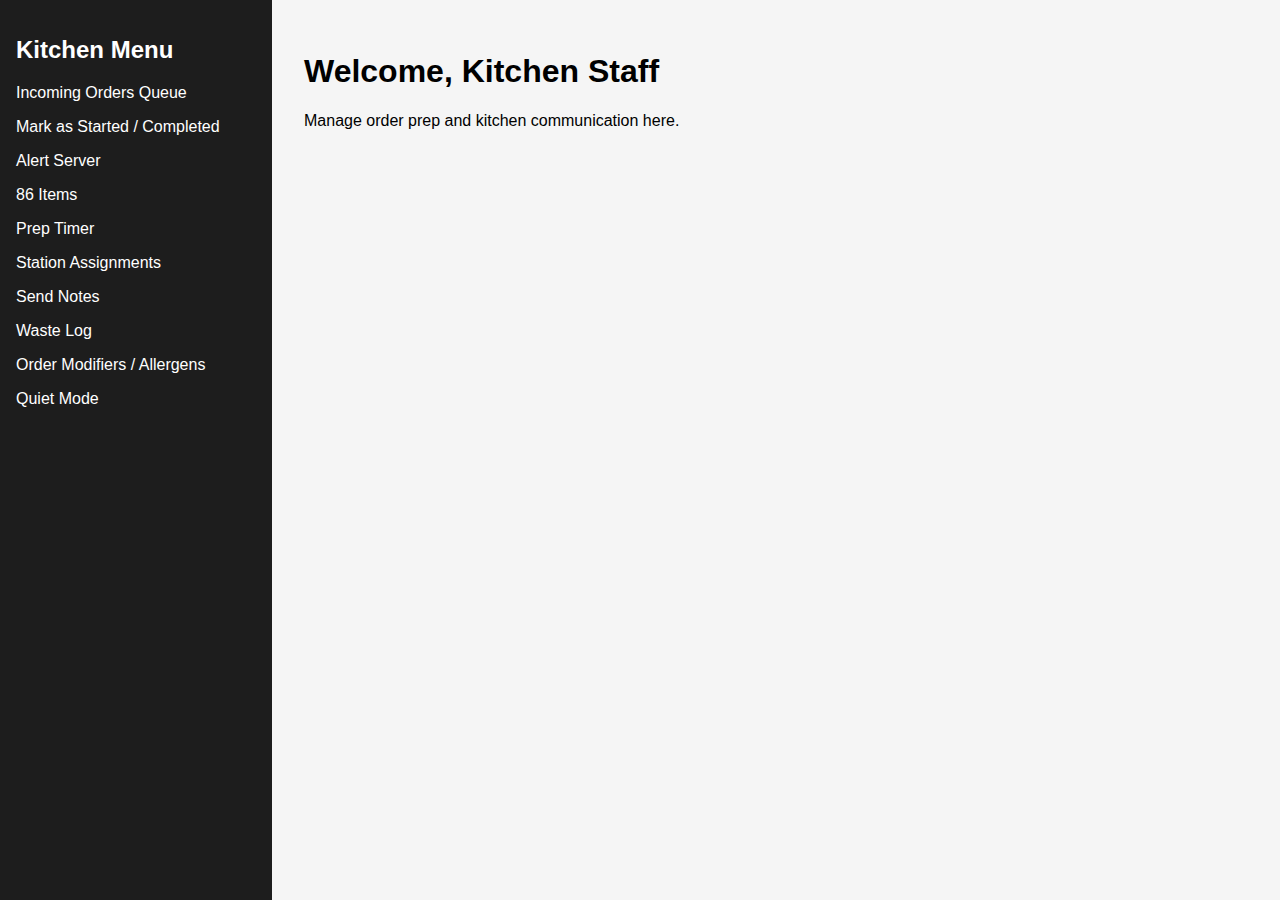
<file: kitchen/index.html>
<!DOCTYPE html>
<html lang="en">
<head>
  <meta charset="UTF-8" />
  <meta name="viewport" content="width=device-width, initial-scale=1.0" />
  <title>Kitchen Dashboard</title>
  <style>
    body { font-family: sans-serif; display: flex; margin: 0; height: 100vh; }
    nav { width: 240px; background-color: #1d1d1d; color: white; padding: 1rem; }
    nav ul { list-style: none; padding: 0; }
    nav ul li { margin: 1rem 0; cursor: pointer; }
    main { flex-grow: 1; padding: 2rem; background-color: #f5f5f5; }
  </style>
</head>
<body>
  <nav>
    <h2>Kitchen Menu</h2>
    <ul>
      <li>Incoming Orders Queue</li>
      <li>Mark as Started / Completed</li>
      <li>Alert Server</li>
      <li>86 Items</li>
      <li>Prep Timer</li>
      <li>Station Assignments</li>
      <li>Send Notes</li>
      <li>Waste Log</li>
      <li>Order Modifiers / Allergens</li>
      <li>Quiet Mode</li>
    </ul>
  </nav>
  <main>
    <h1>Welcome, Kitchen Staff</h1>
    <p>Manage order prep and kitchen communication here.</p>
  </main>
</body>
</html>
</file>
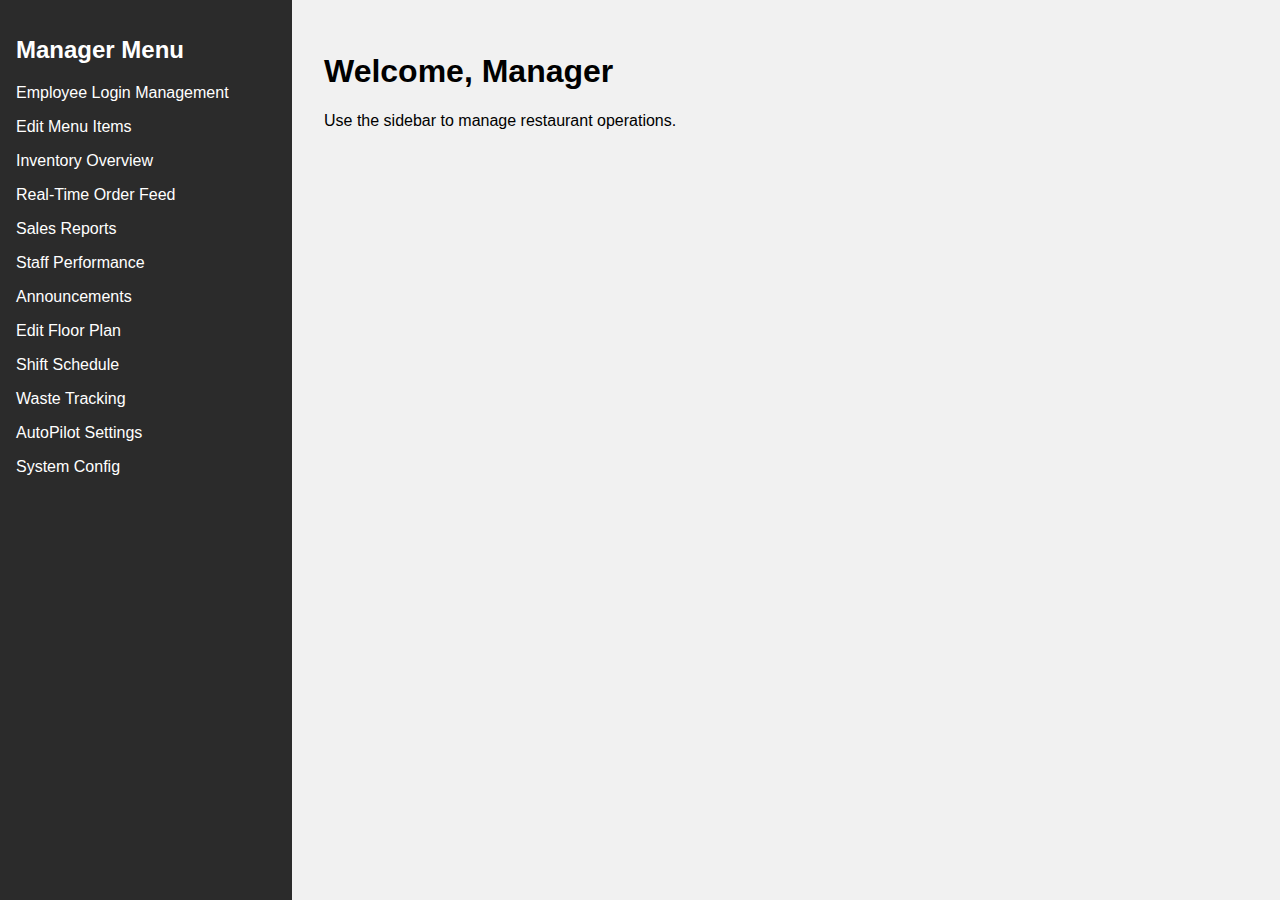
<file: manager/index.html>
<!DOCTYPE html>
<html lang="en">
<head>
  <meta charset="UTF-8" />
  <meta name="viewport" content="width=device-width, initial-scale=1.0" />
  <title>Manager Dashboard</title>
  <style>
    body { font-family: sans-serif; display: flex; margin: 0; height: 100vh; }
    nav { width: 260px; background-color: #2b2b2b; color: white; padding: 1rem; }
    nav ul { list-style: none; padding: 0; }
    nav ul li { margin: 1rem 0; cursor: pointer; }
    main { flex-grow: 1; padding: 2rem; background-color: #f1f1f1; }
  </style>
</head>
<body>
  <nav>
    <h2>Manager Menu</h2>
    <ul>
      <li>Employee Login Management</li>
      <li>Edit Menu Items</li>
      <li>Inventory Overview</li>
      <li>Real-Time Order Feed</li>
      <li>Sales Reports</li>
      <li>Staff Performance</li>
      <li>Announcements</li>
      <li>Edit Floor Plan</li>
      <li>Shift Schedule</li>
      <li>Waste Tracking</li>
      <li>AutoPilot Settings</li>
      <li>System Config</li>
    </ul>
  </nav>
  <main>
    <h1>Welcome, Manager</h1>
    <p>Use the sidebar to manage restaurant operations.</p>
  </main>
</body>
</html>
</file>
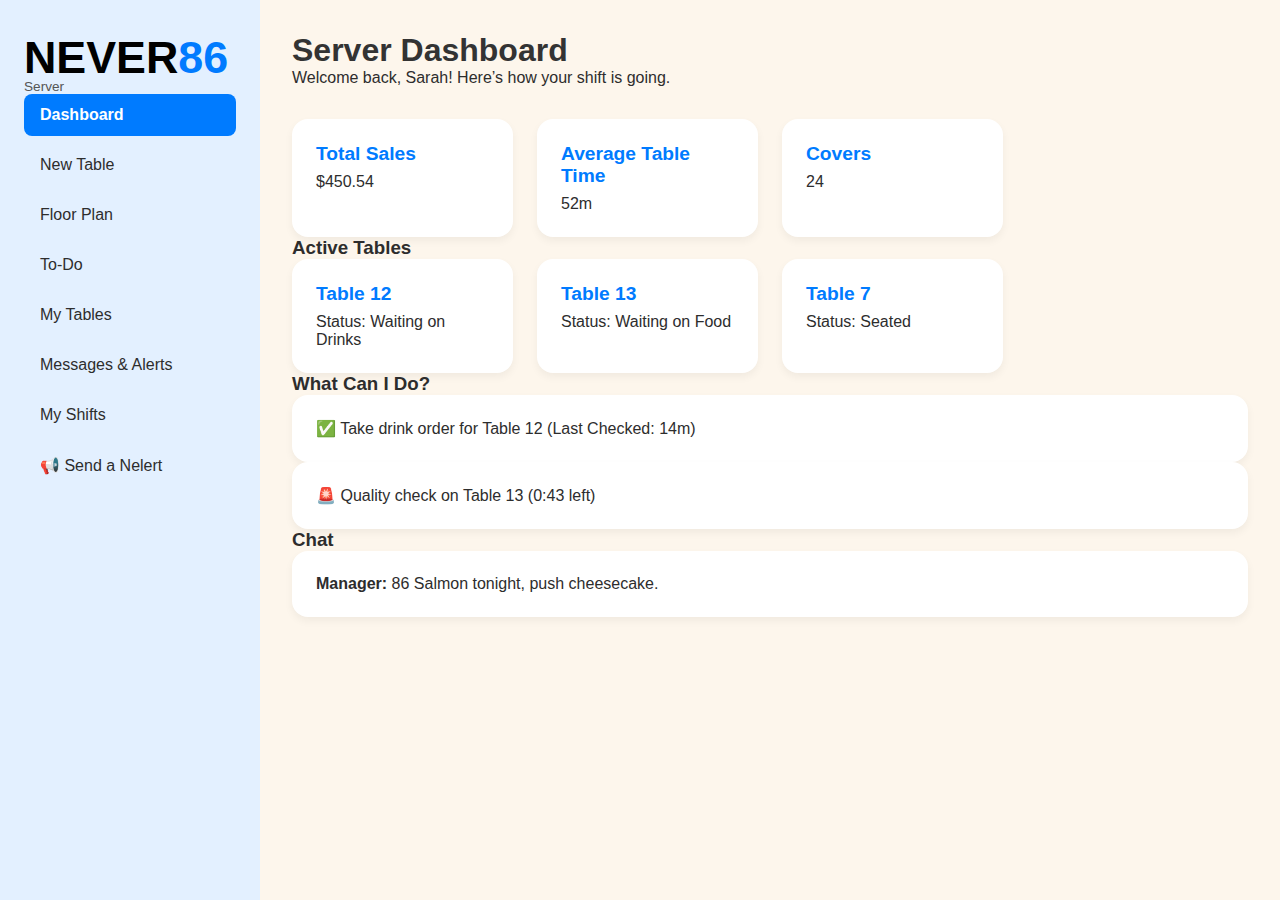
<file: server/index.html>
<!DOCTYPE html>
<html lang="en">
<head>
  <meta charset="UTF-8" />
  <meta name="viewport" content="width=device-width, initial-scale=1.0" />
  <title>NEVER86 Server Dashboard</title>
  <link rel="stylesheet" href="style.css" />
</head>
<body>
  <!-- Sidebar -->
  <div class="sidebar">
  <div class="logo">
    <span class="logo-never">NEVER</span><span class="logo-86">86</span>
  </div>
  <div class="role-label">Server</div>
  <nav>
    <a href="index.html" class="active">Dashboard</a>
    <a href="new_table.html">New Table</a>
    <a href="floorplan.html">Floor Plan</a>
    <a href="todo.html">To-Do</a>
    <a href="current_tables.html">My Tables</a>
    <a href="messages.html">Messages & Alerts</a>
    <a href="my_shifts.html">My Shifts</a>
    <a href="send_nelert.html">📢 Send a Nelert</a>
  </nav>
</div>


  <!-- Main Content -->
  <main>
    <header>
      <h2>Server Dashboard</h2>
      <p>Welcome back, Sarah! Here’s how your shift is going.</p>
    </header>

    <!-- Shift Summary -->
    <section class="grid">
      <div class="card">
        <h3>Total Sales</h3>
        <p>$450.54</p>
      </div>
      <div class="card">
        <h3>Average Table Time</h3>
        <p>52m</p>
      </div>
      <div class="card">
        <h3>Covers</h3>
        <p>24</p>
      </div>
    </section>

    <!-- Active Tables -->
    <section>
      <h3>Active Tables</h3>
      <div class="grid">
        <div class="card">
          <h3>Table 12</h3>
          <p>Status: Waiting on Drinks</p>
        </div>
        <div class="card">
          <h3>Table 13</h3>
          <p>Status: Waiting on Food</p>
        </div>
        <div class="card">
          <h3>Table 7</h3>
          <p>Status: Seated</p>
        </div>
      </div>
    </section>

    <!-- To-Do Flow -->
    <section>
      <h3>What Can I Do?</h3>
      <div class="card">
        <p>✅ Take drink order for Table 12 (Last Checked: 14m)</p>
      </div>
      <div class="card">
        <p>🚨 Quality check on Table 13 (0:43 left)</p>
      </div>
    </section>

    <!-- Chat -->
    <section>
      <h3>Chat</h3>
      <div class="card">
        <p><strong>Manager:</strong> 86 Salmon tonight, push cheesecake.</p>
      </div>
    </section>

  </main>
</body>
</html>
</file>
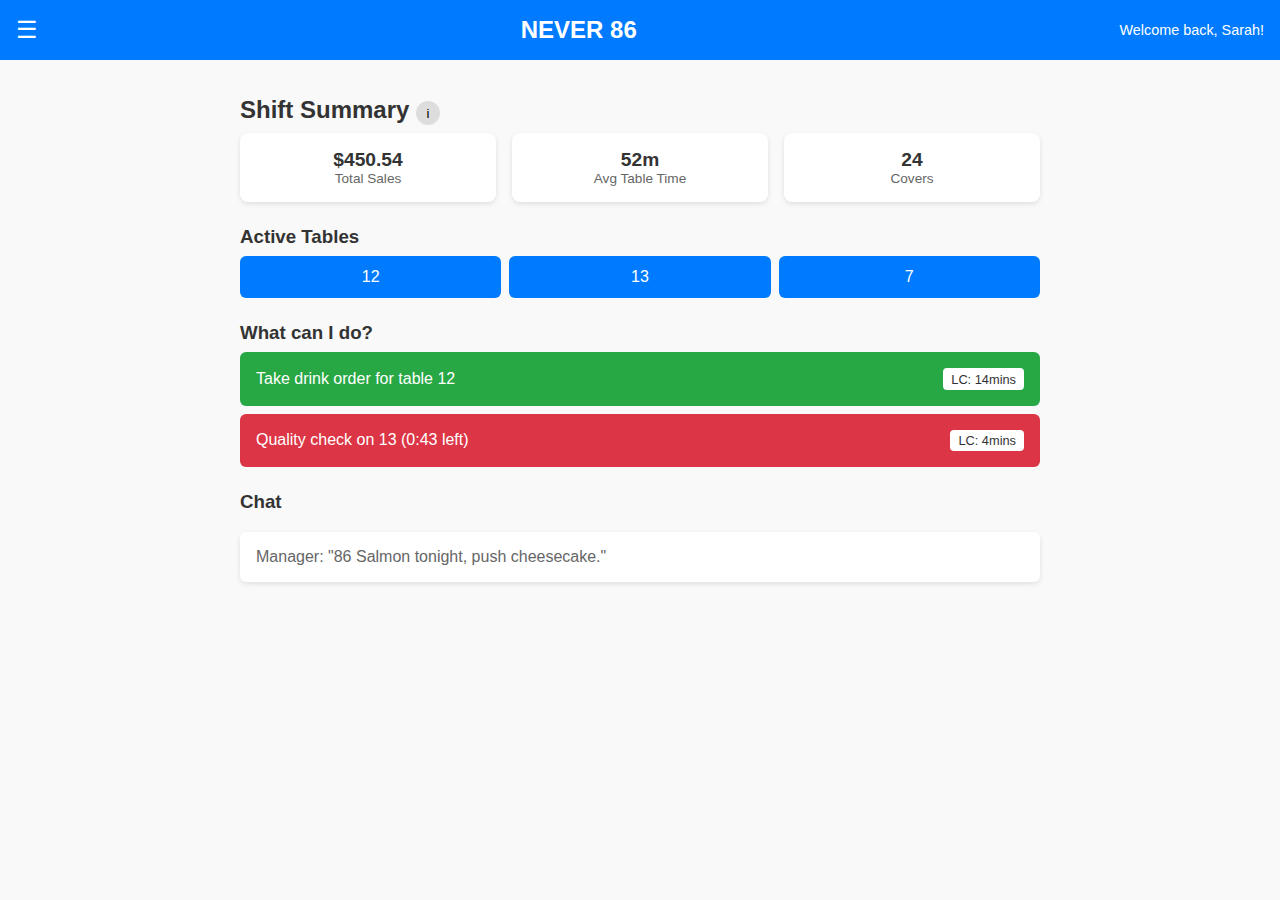
<file: test.html>
<!DOCTYPE html>
<html lang="en">
<head>
  <meta charset="UTF-8" />
  <meta name="viewport" content="width=device-width, initial-scale=1.0" />
  <title>NEVER86 Server Dashboard</title>
</head>
<body style="margin:0; font-family: Arial, sans-serif; background:#f9f9f9; color:#333;">

  <!-- Header -->
  <header style="background:#007bff; color:white; display:flex; align-items:center; justify-content:space-between; padding:1rem;">
    <div style="font-size:1.5rem; cursor:pointer;">&#9776;</div>
    <div style="font-weight:bold; font-size:1.5rem;">NEVER <span style="color:#fff;">86</span></div>
    <div style="font-size:0.9rem;">Welcome back, Sarah!</div>
  </header>

  <!-- Container -->
  <div style="padding:1rem; max-width:800px; margin:auto;">
    
    <!-- Shift Summary -->
    <section style="margin-bottom:1.5rem;">
      <h2 style="margin-bottom:0.5rem;">Shift Summary <button style="background:#ddd; border:none; border-radius:50%; width:1.5rem; height:1.5rem; cursor:pointer;">i</button></h2>
      <div style="display:flex; justify-content:space-between; gap:1rem;">
        <div style="flex:1; text-align:center; background:white; padding:1rem; border-radius:8px; box-shadow:0 2px 5px rgba(0,0,0,0.1);">
          <div style="font-size:1.2rem; font-weight:bold;">$450.54</div>
          <div style="color:#666; font-size:0.85rem;">Total Sales</div>
        </div>
        <div style="flex:1; text-align:center; background:white; padding:1rem; border-radius:8px; box-shadow:0 2px 5px rgba(0,0,0,0.1);">
          <div style="font-size:1.2rem; font-weight:bold;">52m</div>
          <div style="color:#666; font-size:0.85rem;">Avg Table Time</div>
        </div>
        <div style="flex:1; text-align:center; background:white; padding:1rem; border-radius:8px; box-shadow:0 2px 5px rgba(0,0,0,0.1);">
          <div style="font-size:1.2rem; font-weight:bold;">24</div>
          <div style="color:#666; font-size:0.85rem;">Covers</div>
        </div>
      </div>
    </section>

    <!-- Active Tables -->
    <section style="margin-bottom:1.5rem;">
      <h3 style="margin-bottom:0.5rem;">Active Tables</h3>
      <div style="display:flex; flex-wrap:wrap; gap:0.5rem;">
        <button style="flex:1 1 30%; background:#007bff; color:white; border:none; border-radius:6px; padding:0.75rem; cursor:pointer; font-size:1rem;">12</button>
        <button style="flex:1 1 30%; background:#007bff; color:white; border:none; border-radius:6px; padding:0.75rem; cursor:pointer; font-size:1rem;">13</button>
        <button style="flex:1 1 30%; background:#007bff; color:white; border:none; border-radius:6px; padding:0.75rem; cursor:pointer; font-size:1rem;">7</button>
      </div>
    </section>

    <!-- To-Do Flow -->
    <section style="margin-bottom:1.5rem;">
      <h3 style="margin-bottom:0.5rem;">What can I do?</h3>
      <div style="background:#28a745; color:white; border-radius:6px; padding:1rem; margin-bottom:0.5rem; display:flex; justify-content:space-between; align-items:center;">
        <span>Take drink order for table 12</span>
        <span style="background:white; color:#333; border-radius:4px; padding:0.2rem 0.5rem; font-size:0.8rem;">LC: 14mins</span>
      </div>
      <div style="background:#dc3545; color:white; border-radius:6px; padding:1rem; display:flex; justify-content:space-between; align-items:center;">
        <span>Quality check on 13 (0:43 left)</span>
        <span style="background:white; color:#333; border-radius:4px; padding:0.2rem 0.5rem; font-size:0.8rem;">LC: 4mins</span>
      </div>
    </section>

    <!-- Chat -->
    <section>
      <h3>Chat</h3>
      <div style="background:white; border-radius:6px; padding:1rem; box-shadow:0 2px 5px rgba(0,0,0,0.1); color:#666;">
        Manager: "86 Salmon tonight, push cheesecake."
      </div>
    </section>

  </div>
</body>
</html>
</file>
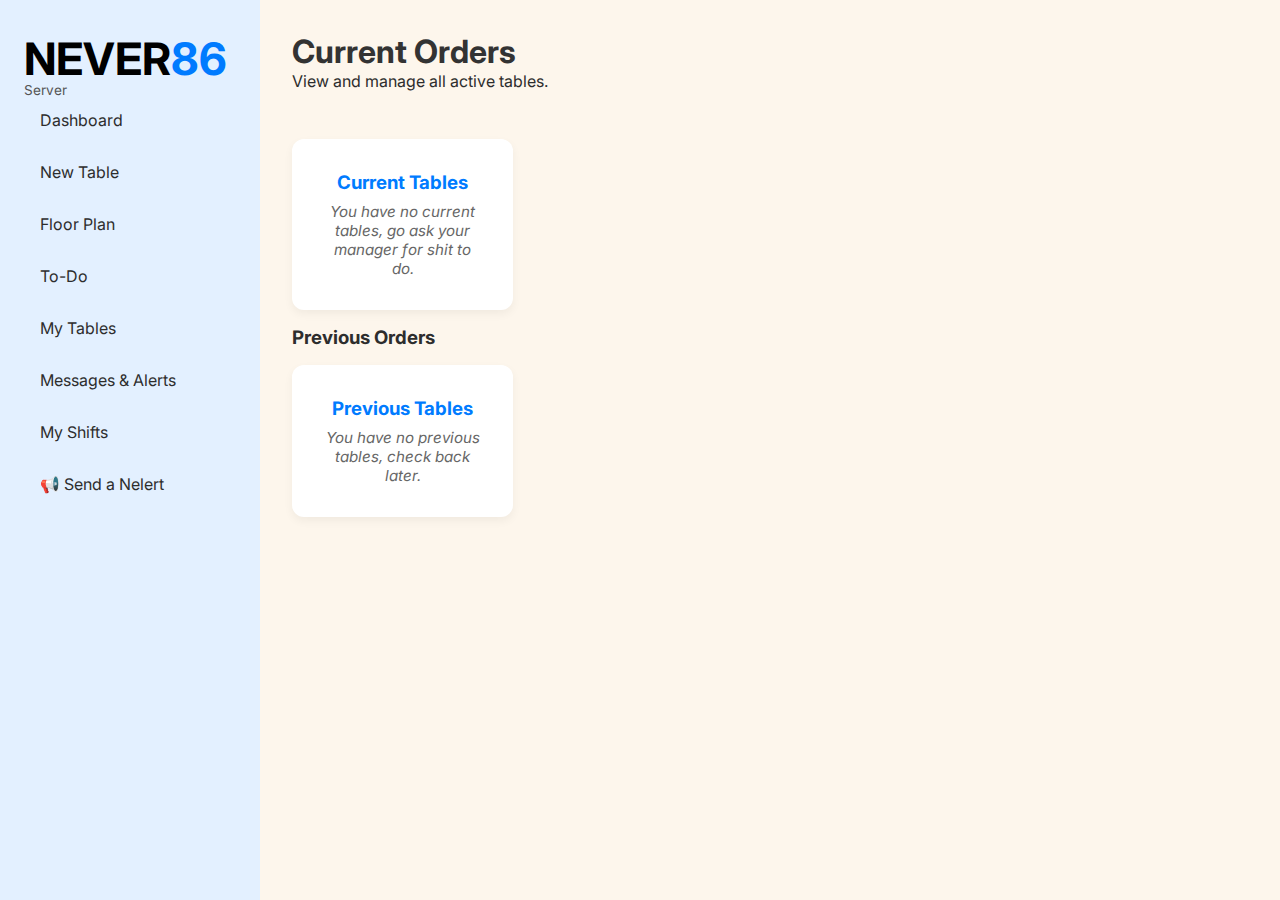
<file: server/current_tables.html>
<!DOCTYPE html>
<html lang="en">
<head>
  <meta charset="UTF-8" />
  <meta name="viewport" content="width=device-width, initial-scale=1.0">
  <title>Current Orders</title>
  <link rel="stylesheet" href="style.css">
  <link href="https://fonts.googleapis.com/css2?family=Inter:wght@400;600;700&display=swap" rel="stylesheet">

</head>
<body>
  <div class="sidebar">
  <div class="logo">
    <span class="logo-never">NEVER</span><span class="logo-86">86</span>
  </div>
  <div class="role-label">Server</div>
  <nav>
    <a href="index.html">Dashboard</a>
    <a href="new_table.html">New Table</a>
    <a href="floorplan.html">Floor Plan</a>
    <a href="todo.html">To-Do</a>
    <a href="current_tables.html">My Tables</a>
    <a href="messages.html">Messages & Alerts</a>
    <a href="my_shifts.html">My Shifts</a>
    <a href="send_nelert.html">📢 Send a Nelert</a>
  </nav>
</div>



  <main>
    <header>
      <h2>Current Orders</h2>
      <p>View and manage all active tables.</p>
    </header>

    <section id="current-orders" class="grid">
      <!-- Dynamic active orders will render here -->
    </section>
    <h3>Previous Orders</h3>
<section id="previous-orders" class="grid"></section>
  </main>

  <script src="js/portal.js"></script>
  <script src="js/current_tables.js"></script>

</body>
</html>
</file>
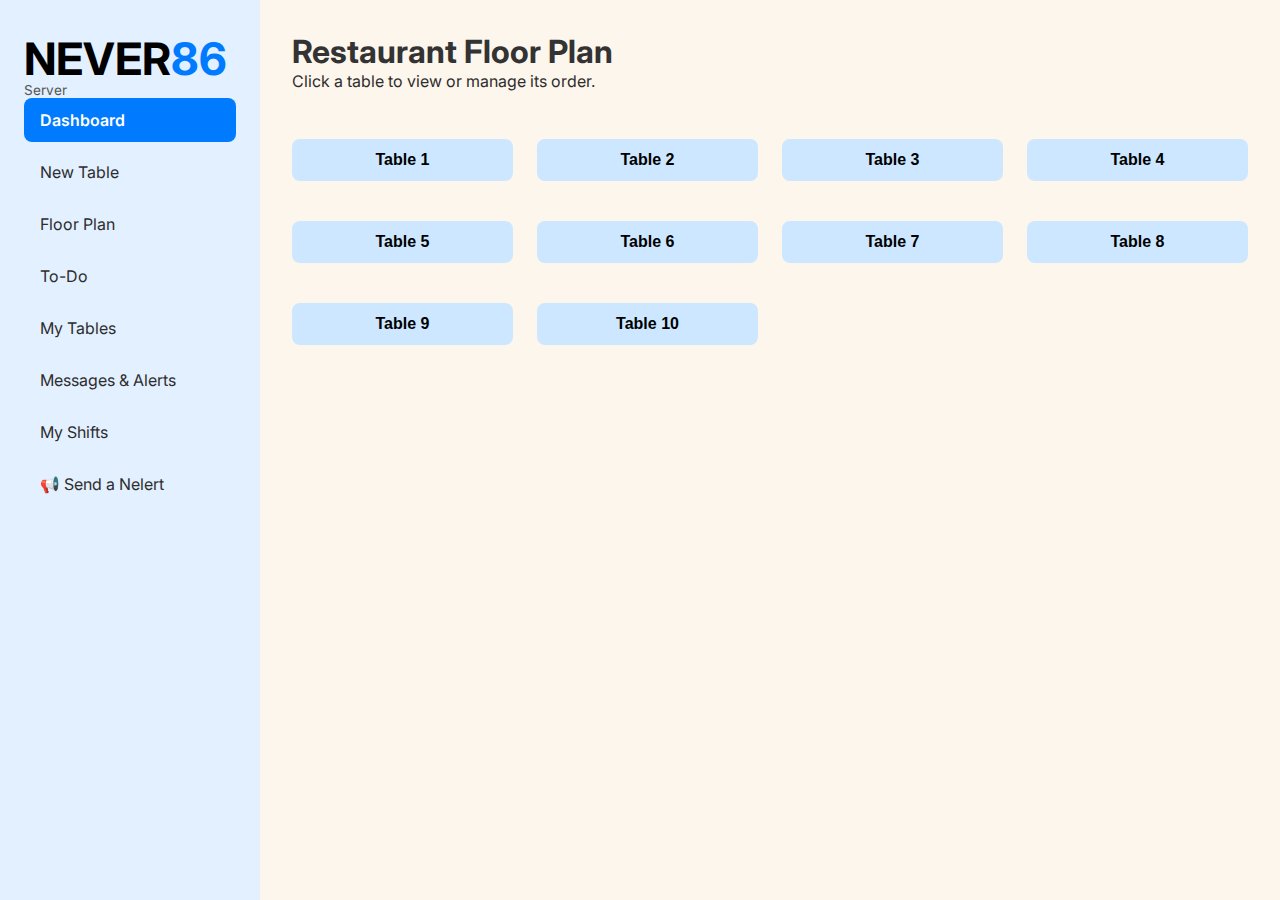
<file: server/floorplan.html>
<!DOCTYPE html>
<html lang="en">
<head>
  <meta charset="UTF-8" />
  <meta name="viewport" content="width=device-width, initial-scale=1.0">
  <title>Floor Plan</title>
  <link rel="stylesheet" href="style.css">
  <link href="https://fonts.googleapis.com/css2?family=Inter:wght@400;600;700&display=swap" rel="stylesheet">
</head>
<body>
  <div class="sidebar">
  <div class="logo">
    <span class="logo-never">NEVER</span><span class="logo-86">86</span>
  </div>
  <div class="role-label">Server</div>
  <nav>
    <a href="index.html" class="active">Dashboard</a>
    <a href="new_table.html">New Table</a>
    <a href="floorplan.html">Floor Plan</a>
    <a href="todo.html">To-Do</a>
    <a href="current_tables.html">My Tables</a>
    <a href="messages.html">Messages & Alerts</a>
    <a href="my_shifts.html">My Shifts</a>
    <a href="send_nelert.html">📢 Send a Nelert</a>
  </nav>
</div>



  <main>
    <header>
      <h2>Restaurant Floor Plan</h2>
      <p>Click a table to view or manage its order.</p>
    </header>

    <section id="table-grid" class="grid">
      <!-- Tables 1-10 -->
      <button class="button" onclick="handleTableClick(1)">Table 1</button>
      <button class="button" onclick="handleTableClick(2)">Table 2</button>
      <button class="button" onclick="handleTableClick(3)">Table 3</button>
      <button class="button" onclick="handleTableClick(4)">Table 4</button>
      <button class="button" onclick="handleTableClick(5)">Table 5</button>
      <button class="button" onclick="handleTableClick(6)">Table 6</button>
      <button class="button" onclick="handleTableClick(7)">Table 7</button>
      <button class="button" onclick="handleTableClick(8)">Table 8</button>
      <button class="button" onclick="handleTableClick(9)">Table 9</button>
      <button class="button" onclick="handleTableClick(10)">Table 10</button>
    </section>
  </main>

  <script src="js/portal.js"></script>
<script src="js/floorplan.js"></script>
</body>
</html>
</file>
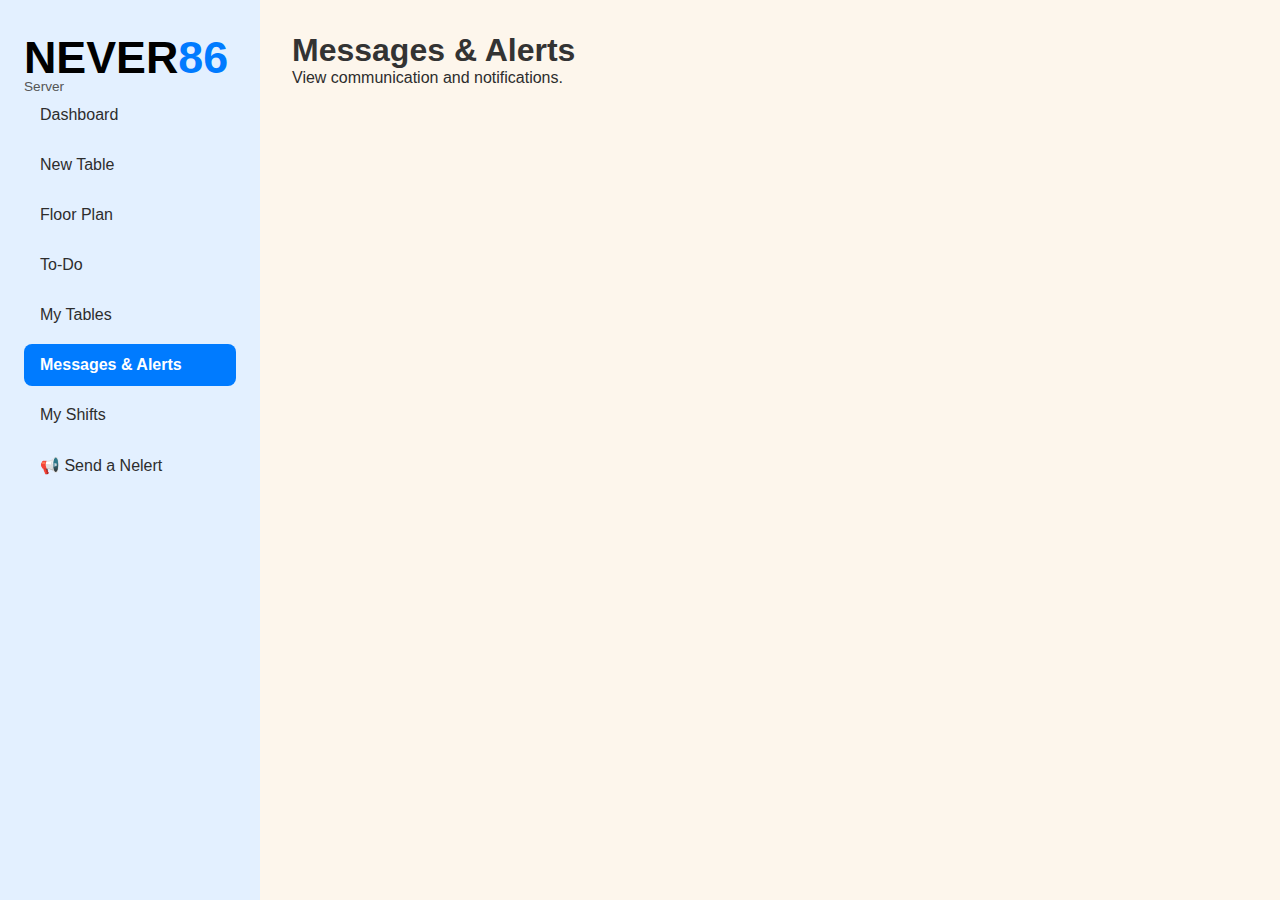
<file: server/messages.html>
<!DOCTYPE html>
<html lang="en">
<head>
  <meta charset="UTF-8" />
  <meta name="viewport" content="width=device-width, initial-scale=1.0" />
  <title>Messages & Alerts | NEVER86</title>
  <link rel="stylesheet" href="style.css" />
</head>
<body>
  <div class="sidebar">
    <div class="logo">
      <span class="logo-never">NEVER</span><span class="logo-86">86</span>
    </div>
    <div class="role-label">Server</div>
    <nav>
      <a href="dashboard.html">Dashboard</a>
      <a href="new_table.html">New Table</a>
      <a href="floorplan.html">Floor Plan</a>
      <a href="todo.html">To-Do</a>
      <a href="current_tables.html">My Tables</a>
      <a href="messages.html" class="active">Messages & Alerts</a>
      <a href="my_shifts.html">My Shifts</a>
      <a href="send_nelert.html">📢 Send a Nelert</a>
    </nav>
  </div>
  <main>
    <header>
      <h2>Messages & Alerts</h2>
      <p>View communication and notifications.</p>
    </header>
  </main>
</body>
</html>
</file>
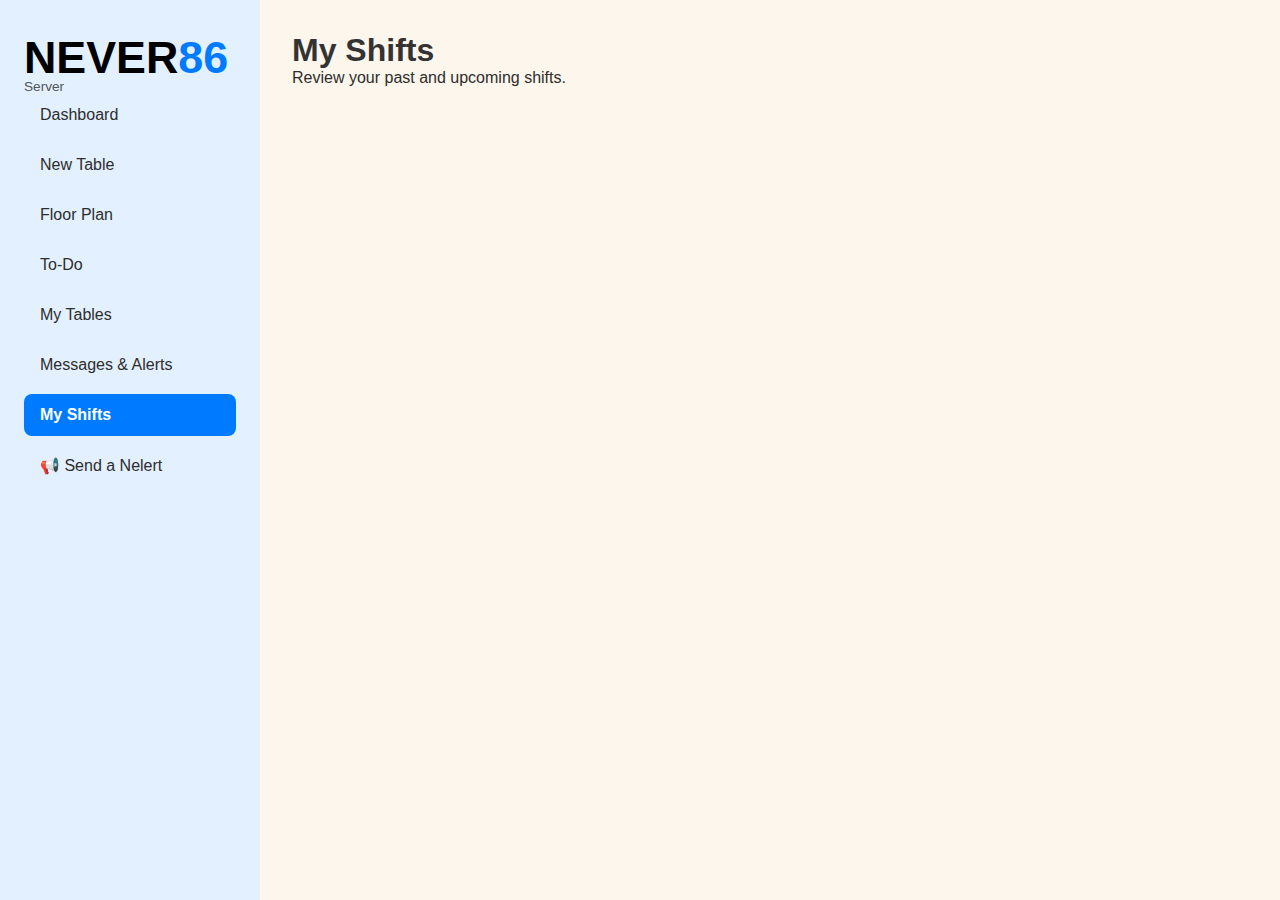
<file: server/my_shifts.html>
<!DOCTYPE html>
<html lang="en">
<head>
  <meta charset="UTF-8" />
  <meta name="viewport" content="width=device-width, initial-scale=1.0" />
  <title>My Shifts | NEVER86</title>
  <link rel="stylesheet" href="style.css" />
</head>
<body>
  <div class="sidebar">
    <div class="logo">
      <span class="logo-never">NEVER</span><span class="logo-86">86</span>
    </div>
    <div class="role-label">Server</div>
    <nav>
      <a href="dashboard.html">Dashboard</a>
      <a href="new_table.html">New Table</a>
      <a href="floorplan.html">Floor Plan</a>
      <a href="todo.html">To-Do</a>
      <a href="current_tables.html">My Tables</a>
      <a href="messages.html">Messages & Alerts</a>
      <a href="my_shifts.html" class="active">My Shifts</a>
      <a href="send_nelert.html">📢 Send a Nelert</a>
    </nav>
  </div>
  <main>
    <header>
      <h2>My Shifts</h2>
      <p>Review your past and upcoming shifts.</p>
    </header>
  </main>
</body>
</html>
</file>
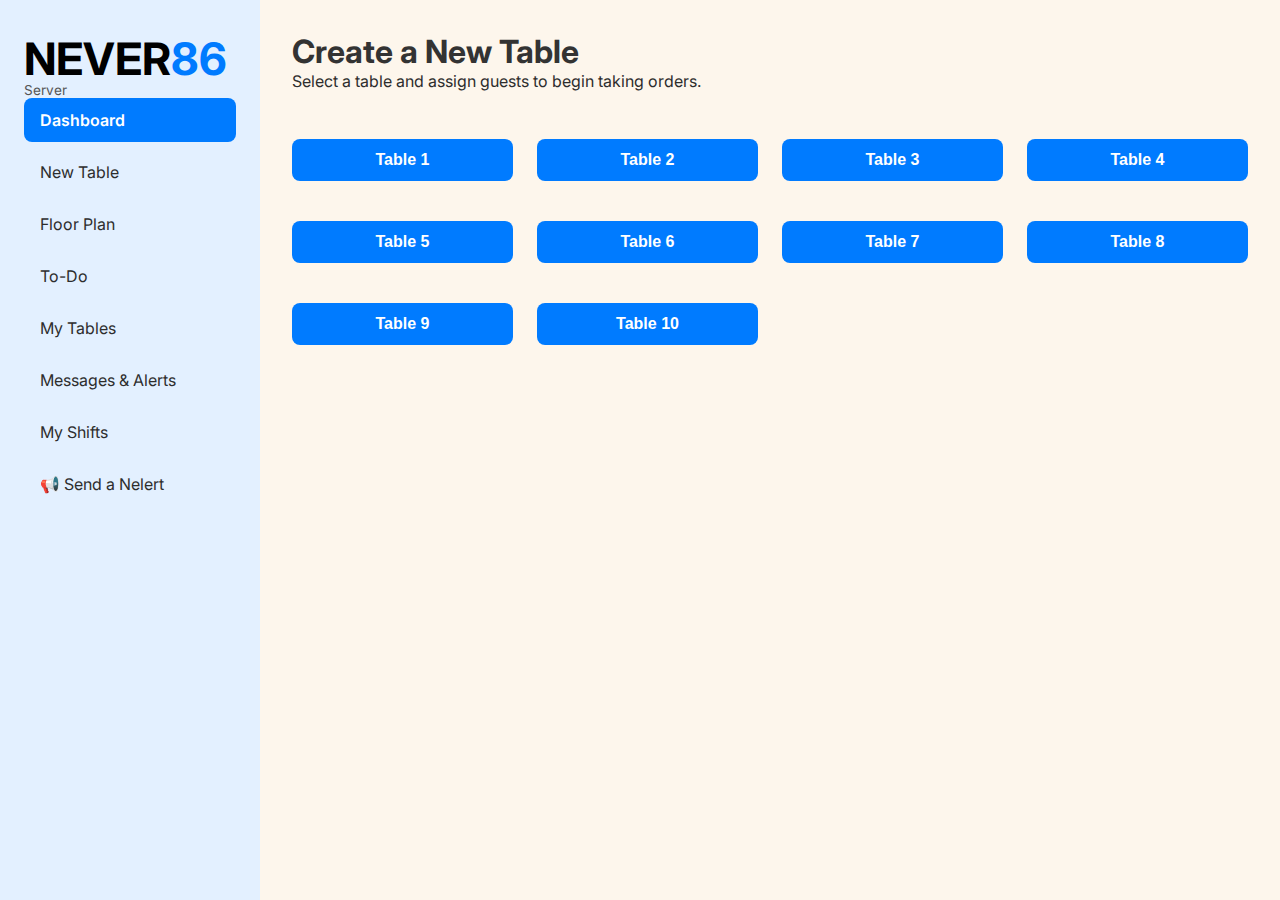
<file: server/new_table.html>
<!DOCTYPE html>
<html lang="en">
<head>
  <meta charset="UTF-8">
  <meta name="viewport" content="width=device-width, initial-scale=1.0">
  <title>New Table</title>
  <link href="https://fonts.googleapis.com/css2?family=Inter:wght@400;600;700&display=swap" rel="stylesheet">
  <link rel="stylesheet" href="style.css">
</head>
<body>
<div class="sidebar">
  <div class="logo">
    <span class="logo-never">NEVER</span><span class="logo-86">86</span>
  </div>
  <div class="role-label">Server</div>
  <nav>
    <a href="index.html" class="active">Dashboard</a>
    <a href="new_table.html">New Table</a>
    <a href="floorplan.html">Floor Plan</a>
    <a href="todo.html">To-Do</a>
    <a href="current_tables.html">My Tables</a>
    <a href="messages.html">Messages & Alerts</a>
    <a href="my_shifts.html">My Shifts</a>
    <a href="send_nelert.html">📢 Send a Nelert</a>
  </nav>
</div>


  <main>
    <header>
      <h2>Create a New Table</h2>
      <p>Select a table and assign guests to begin taking orders.</p>
    </header>

    <!-- Table Grid -->
    <section class="grid" id="table-grid">
      <!-- Dynamically populate tables -->
      <button class="button" onclick="selectTable(1)">Table 1</button>
      <button class="button" onclick="selectTable(2)">Table 2</button>
      <button class="button" onclick="selectTable(3)">Table 3</button>
      <button class="button" onclick="selectTable(4)">Table 4</button>
      <button class="button" onclick="selectTable(5)">Table 5</button>
      <button class="button" onclick="selectTable(6)">Table 6</button>
      <button class="button" onclick="selectTable(7)">Table 7</button>
      <button class="button" onclick="selectTable(8)">Table 8</button>
      <button class="button" onclick="selectTable(9)">Table 9</button>
      <button class="button" onclick="selectTable(10)">Table 10</button>
    </section>

    <!-- Guest Setup -->
    <section id="guest-setup" style="display:none;">
      <h3>Assign Guests</h3>
      <label for="guest-count">Number of Guests:</label>
      <select id="guest-count">
        <option value="1">1</option>
        <option value="2">2</option>
        <option value="3">3</option>
        <option value="4">4</option>
        <option value="5">5</option>
        <option value="6">6</option>
        <option value="7">7</option>
        <option value="8">8</option>
        <option value="large">Large Party</option>
      </select>
      <label for="server-name">Server Name:</label>
      <input type="text" id="server-name" placeholder="Enter your name">
      <button class="button" onclick="startOrder()">Start Order</button>
    </section>

  </main>

  <script src="js/portal.js"></script>
  <script src="js/new_table.js"></script>

</body>
</html>
</file>
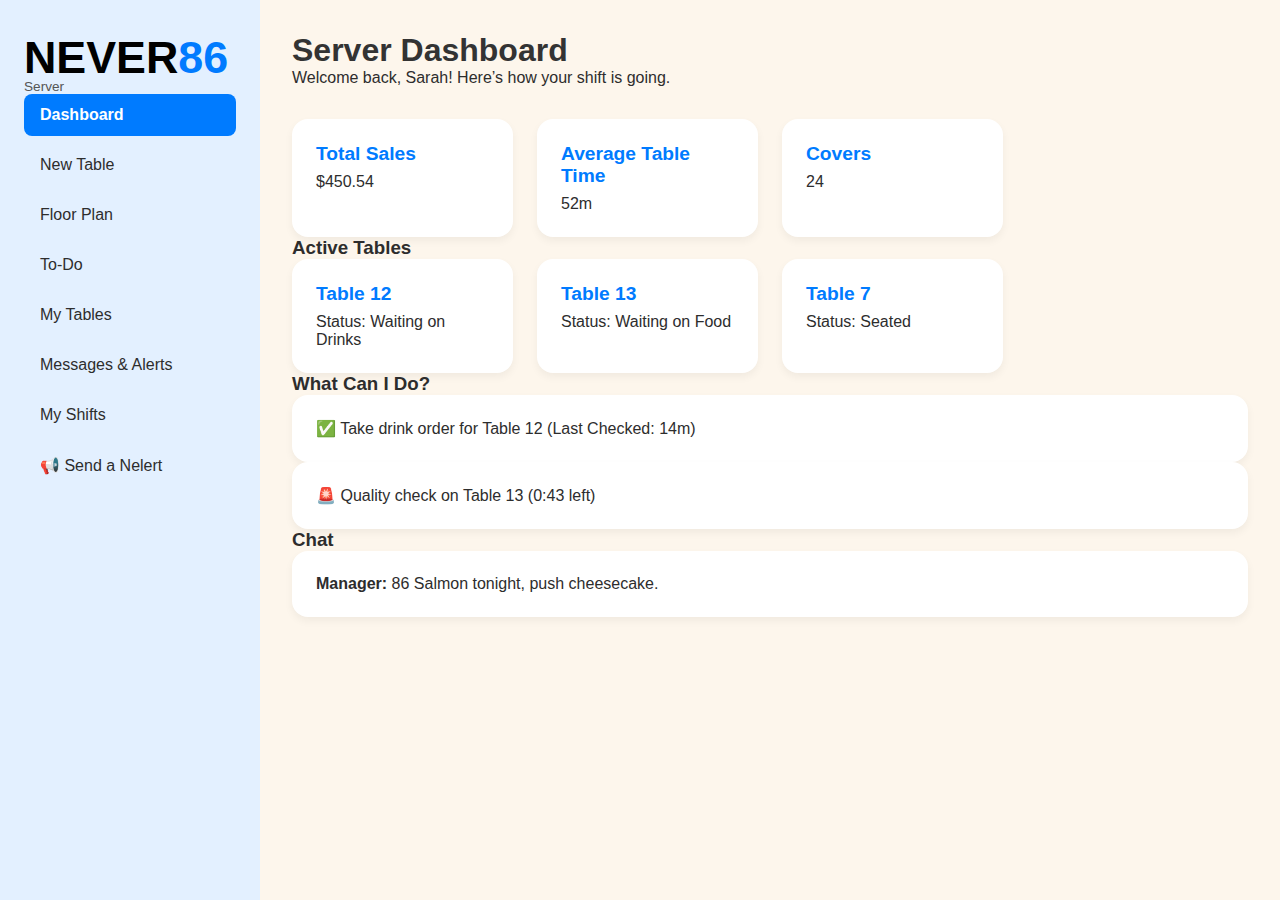
<file: server/order_dashboard.html>
<!DOCTYPE html>

<html lang="en">
<head>
<meta charset="utf-8"/>
<meta content="width=device-width, initial-scale=1.0" name="viewport"/>
<title>Order Dashboard</title>
<link href="https://fonts.googleapis.com/css2?family=Inter:wght@400;600;700&amp;display=swap" rel="stylesheet"/>
<link href="style.css" rel="stylesheet"/>
<style>
    /* Additional styles for Order Dashboard enhancements */

.header-card {
  background: #ffffff;
  border-radius: 12px;
  box-shadow: 0 4px 10px rgba(0,0,0,0.05);
  padding: 1.5rem;
  margin-bottom: 1.5rem;
  text-align: center;
}
.header-card h2 {
  color: #007bff;
  font-size: 2rem;
  margin-bottom: 0.5rem;
}

.pill-tabs {
  display: flex;
  gap: 0.5rem;
  margin-bottom: 1rem;
  justify-content: center;
  flex-wrap: wrap;
}
.pill-tab {
  background: #e3f0ff;
  border-radius: 20px;
  padding: 0.5rem 1rem;
  cursor: pointer;
  transition: background 0.3s, color 0.3s;
}
.pill-tab.active {
  background: #007bff;
  color: #ffffff;
  font-weight: 600;
}

.order-bar {
  background: #fff;
  border: 1px solid #ddd;
  border-radius: 8px;
  padding: 1rem;
  margin-bottom: 1.5rem;
  box-shadow: 0 2px 5px rgba(0,0,0,0.05);
}

.menu-section h3 {
  margin-top: 1.5rem;
  color: #007bff;
  font-size: 1.2rem;
  border-bottom: 1px solid #ddd;
  padding-bottom: 0.5rem;
}
.menu-grid {
  display: grid;
  grid-template-columns: repeat(auto-fill, minmax(150px, 1fr));
  gap: 1rem;
  margin-top: 1rem;
}
.menu-item {
  background: #e3f0ff;
  border-radius: 8px;
  padding: 0.75rem;
  text-align: center;
  cursor: pointer;
  transition: background 0.3s;
}
.menu-item:hover {
  background: #007bff;
  color: #fff;
}

.actions {
  display: flex;
  gap: 1rem;
  margin-top: 2rem;
  justify-content: center;
}
.action-button {
  flex: 1;
  padding: 1rem;
  font-size: 1rem;
  font-weight: 600;
  border: none;
  border-radius: 8px;
  cursor: pointer;
  color: #fff;
  background-color: #007bff;
  transition: background 0.3s;
}
.action-button:hover {
  background-color: #0056b3;
}

/* Responsive adjustments */
@media (max-width: 768px) {
  .header-card {
    text-align: left;
  }
  .menu-grid {
    grid-template-columns: 1fr;
  }
  .actions {
    flex-direction: column;
  }
}
  </style>
</head>
<body>
<div class="sidebar">
  <div class="logo">
    <span class="logo-never">NEVER</span><span class="logo-86">86</span>
  </div>
  <div class="role-label">Server</div>
  <nav>
    <a href="index.html" class="active">Dashboard</a>
    <a href="new_table.html">New Table</a>
    <a href="floorplan.html">Floor Plan</a>
    <a href="todo.html">To-Do</a>
    <a href="current_tables.html">My Tables</a>
    <a href="messages.html">Messages & Alerts</a>
    <a href="my_shifts.html">My Shifts</a>
    <a href="send_nelert.html">📢 Send a Nelert</a>
  </nav>
</div>

<main>
<div class="header-card">
<h2>Table #<span id="table-number">...</span></h2>
<p>Total: $<span id="table-total">0.00</span></p>
<p>Time Seated: <span id="time-seated">--:--</span></p>
<p>Server Rating: <span id="server-rating">N/A</span></p>
</div>
<div class="pill-tabs" id="guest-tabs"></div>
<div class="order-bar" id="order-bar">
<h4>Guest Order</h4>
<p>No items yet.</p>
</div>
<div class="menu-section"><h3>Appetizers</h3><div class="menu-grid"><button class="menu-item" onclick="addPendingItem('Bruschetta', 6.99)">Bruschetta</button><button class="menu-item" onclick="addPendingItem('Wings', 8.99)">Wings</button><button class="menu-item" onclick="addPendingItem('Spring Rolls', 5.99)">Spring Rolls</button><button class="menu-item" onclick="addPendingItem('Mozzarella Sticks', 7.49)">Mozzarella Sticks</button><button class="menu-item" onclick="addPendingItem('Stuffed Mushrooms', 6.49)">Stuffed Mushrooms</button><button class="menu-item" onclick="addPendingItem('Garlic Bread', 4.99)">Garlic Bread</button></div><h3>Mains</h3><div class="menu-grid" style="display:none;"><button class="menu-item" onclick="addPendingItem('Burger', 12.99)">Burger</button><button class="menu-item" onclick="addPendingItem('Steak', 18.99)">Steak</button><button class="menu-item" onclick="addPendingItem('Pasta Primavera', 11.99)">Pasta Primavera</button><button class="menu-item" onclick="addPendingItem('Chicken Parmesan', 15.99)">Chicken Parmesan</button><button class="menu-item" onclick="addPendingItem('Salmon Fillet', 17.99)">Salmon Fillet</button><button class="menu-item" onclick="addPendingItem('Veggie Stir Fry', 13.99)">Veggie Stir Fry</button><button class="menu-item" onclick="addPendingItem('BBQ Ribs', 19.99)">BBQ Ribs</button><button class="menu-item" onclick="addPendingItem('Fish and Chips', 14.99)">Fish and Chips</button><button class="menu-item" onclick="addPendingItem('Grilled Cheese', 9.99)">Grilled Cheese</button><button class="menu-item" onclick="addPendingItem('Beef Tacos', 12.49)">Beef Tacos</button><button class="menu-item" onclick="addPendingItem('Lamb Chops', 21.99)">Lamb Chops</button><button class="menu-item" onclick="addPendingItem('Shrimp Alfredo', 16.99)">Shrimp Alfredo</button></div><h3>Drinks</h3><div class="menu-grid" style="display:none;"><button class="menu-item" onclick="addPendingItem('Coke', 1.99)">Coke</button><button class="menu-item" onclick="addPendingItem('Water', 0.0)">Water</button><button class="menu-item" onclick="addPendingItem('Beer', 5.99)">Beer</button><button class="menu-item" onclick="addPendingItem('Iced Tea', 2.49)">Iced Tea</button><button class="menu-item" onclick="addPendingItem('Lemonade', 2.29)">Lemonade</button><button class="menu-item" onclick="addPendingItem('Red Wine', 7.99)">Red Wine</button><button class="menu-item" onclick="addPendingItem('White Wine', 7.99)">White Wine</button><button class="menu-item" onclick="addPendingItem('Espresso', 3.49)">Espresso</button><button class="menu-item" onclick="addPendingItem('Latte', 4.29)">Latte</button></div><h3>Sides</h3><div class="menu-grid" style="display:none;"><button class="menu-item" onclick="addPendingItem('Fries', 4.99)">Fries</button><button class="menu-item" onclick="addPendingItem('Caesar Salad', 5.99)">Caesar Salad</button><button class="menu-item" onclick="addPendingItem('Mashed Potatoes', 4.99)">Mashed Potatoes</button></div><h3>Misc</h3><div class="menu-grid" style="display:none;"><button class="menu-item" onclick="addPendingItem('Ketchup', 0.0)">Ketchup</button><button class="menu-item" onclick="addPendingItem('Cutlery', 0.0)">Cutlery</button><button class="menu-item" onclick="addPendingItem('Napkins', 0.0)">Napkins</button><button class="menu-item" onclick="addPendingItem('Hot Sauce', 0.0)">Hot Sauce</button><button class="menu-item" onclick="addPendingItem('Mustard', 0.0)">Mustard</button><button class="menu-item" onclick="addPendingItem('Chili Flakes', 0.0)">Chili Flakes</button><button class="menu-item" onclick="addPendingItem('Soy Sauce', 0.0)">Soy Sauce</button><button class="menu-item" onclick="addPendingItem('Salt', 0.0)">Salt</button><button class="menu-item" onclick="addPendingItem('Pepper', 0.0)">Pepper</button><button class="menu-item" onclick="addPendingItem('Lime Wedges', 0.0)">Lime Wedges</button></div></div>
<div class="actions">
<button class="action-button" onclick="sendOrder()">Send Order</button>
<button class="action-button" onclick="billOut()">Bill Out</button>
</div>
<div class="modal" id="billOutModal">
<div class="modal-content">
<h2>Bill Out</h2>
<p>Table Total: $<span id="modal-total">0.00</span></p>
<button class="button" id="payButton">Pay</button>
<button class="button-secondary" onclick="closeBillOutModal()">Cancel</button>
</div>
</div>
</main>
<script src="js/portal.js"></script>
<script src="js/order_dashboard.js"></script>
<script>
document.querySelectorAll('.menu-section h3').forEach(header => {
  header.style.cursor = 'pointer';
  header.onclick = () => {
    const grid = header.nextElementSibling;
    grid.style.display = (grid.style.display === 'none') ? 'grid' : 'none';
  };
});
</script></body>
</html>
</file>
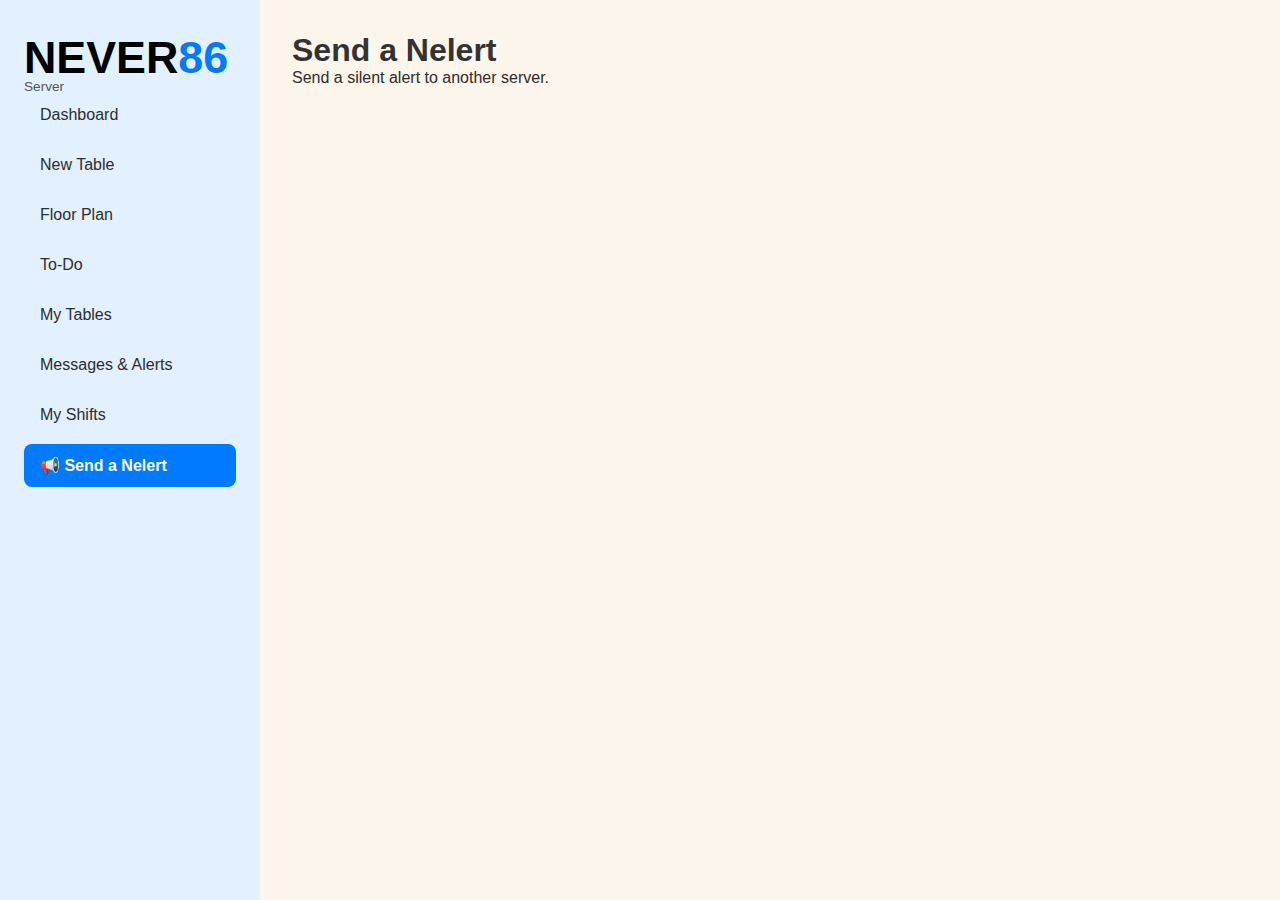
<file: server/send_nelert.html>
<!DOCTYPE html>
<html lang="en">
<head>
  <meta charset="UTF-8" />
  <meta name="viewport" content="width=device-width, initial-scale=1.0" />
  <title>Send a Nelert | NEVER86</title>
  <link rel="stylesheet" href="style.css" />
</head>
<body>
  <div class="sidebar">
    <div class="logo">
      <span class="logo-never">NEVER</span><span class="logo-86">86</span>
    </div>
    <div class="role-label">Server</div>
    <nav>
      <a href="dashboard.html">Dashboard</a>
      <a href="new_table.html">New Table</a>
      <a href="floorplan.html">Floor Plan</a>
      <a href="todo.html">To-Do</a>
      <a href="my_tables.html">My Tables</a>
      <a href="messages.html">Messages & Alerts</a>
      <a href="my_shifts.html">My Shifts</a>
      <a href="send_nelert.html" class="active">📢 Send a Nelert</a>
    </nav>
  </div>
  <main>
    <header>
      <h2>Send a Nelert</h2>
      <p>Send a silent alert to another server.</p>
    </header>
  </main>
</body>
</html>
</file>
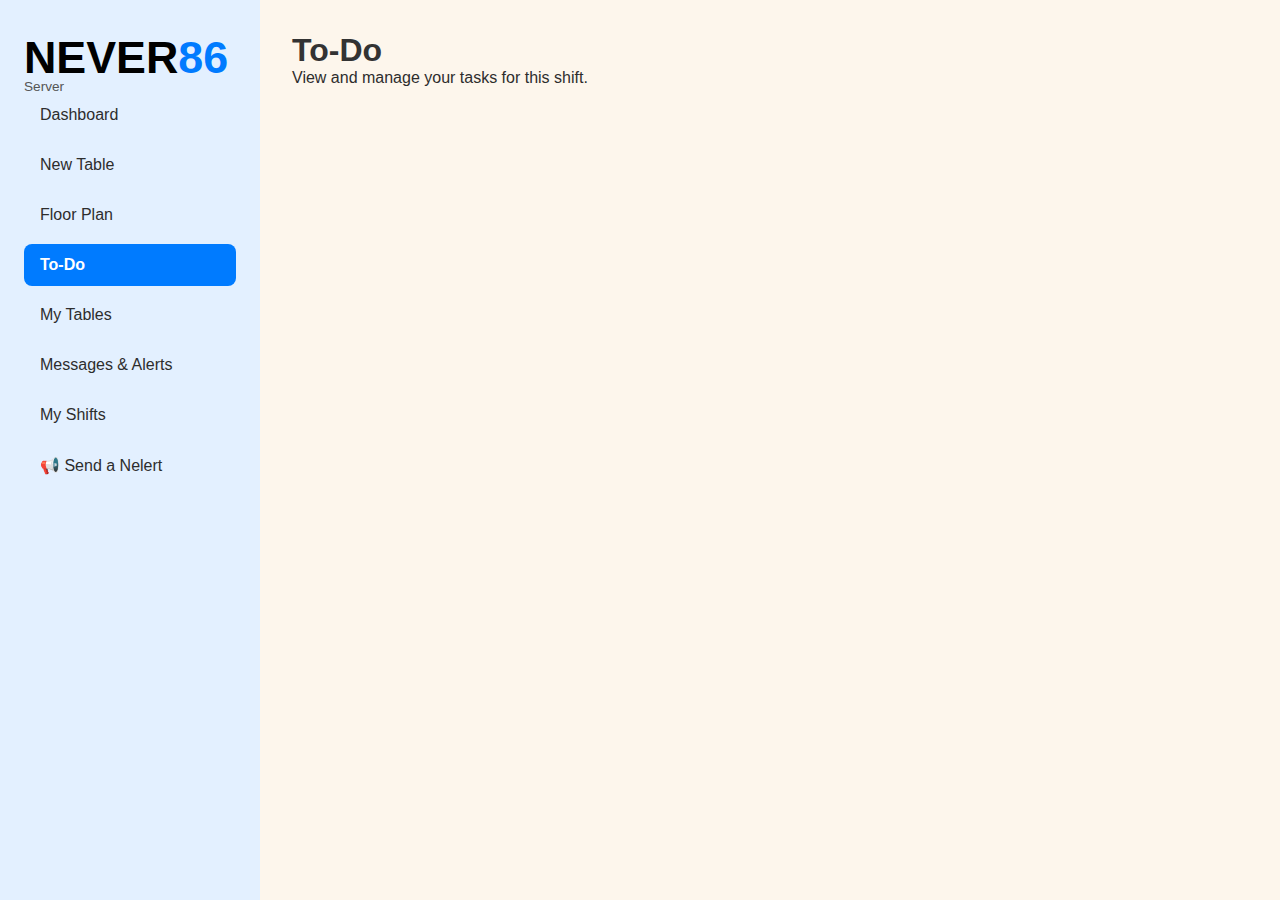
<file: server/todo.html>
<!DOCTYPE html>
<html lang="en">
<head>
  <meta charset="UTF-8" />
  <meta name="viewport" content="width=device-width, initial-scale=1.0" />
  <title>To-Do | NEVER86</title>
  <link rel="stylesheet" href="style.css" />
</head>
<body>
  <div class="sidebar">
    <div class="logo">
      <span class="logo-never">NEVER</span><span class="logo-86">86</span>
    </div>
    <div class="role-label">Server</div>
    <nav>
      <a href="index.html">Dashboard</a>
      <a href="new_table.html">New Table</a>
      <a href="floorplan.html">Floor Plan</a>
      <a href="todo.html" class="active">To-Do</a>
      <a href="current_tables.html">My Tables</a>
      <a href="messages.html">Messages & Alerts</a>
      <a href="my_shifts.html">My Shifts</a>
      <a href="send_nelert.html">📢 Send a Nelert</a>
    </nav>
  </div>
  <main>
    <header>
      <h2>To-Do</h2>
      <p>View and manage your tasks for this shift.</p>
    </header>
  </main>
</body>
</html>
</file>
<file: server/style.css>
/* ===== NEVER86 Server Portal Style ===== */

/* Reset */
* {
  margin: 0;
  padding: 0;
  box-sizing: border-box;
}

body {
  font-family: 'Inter', sans-serif;
  background-color: #fdf6ec;
  color: #2d2d2d;
  display: flex;
  height: 100vh;
}

/* ===== Sidebar ===== */
.sidebar {
  width: 260px;
  background-color: #e3f0ff;
  padding: 2rem 1.5rem;
  display: flex;
  flex-direction: column;
  box-shadow: 2px 0 10px rgba(0, 0, 0, 0.05);
}

.sidebar h1 {
  font-size: 1.8rem;
  font-weight: 700;
  color: #007bff;
  margin-bottom: 2rem;
}

.sidebar nav a {
  text-decoration: none;
  color: #2d2d2d;
  font-size: 1rem;
  display: block;
  padding: 0.75rem 1rem;
  border-radius: 8px;
  margin-bottom: 0.5rem;
  transition: background-color 0.3s, color 0.3s;
}

.sidebar nav a:hover,
.sidebar nav a.active {
  background-color: #007bff;
  color: #ffffff;
  font-weight: 600;
}


/* ===== Main Content ===== */
main {
  flex: 1;
  padding: 2rem;
  overflow-y: auto;
  background-color: #fdf6ec;
}

header {
  margin-bottom: 2rem;
}

header h2 {
  font-size: 2rem;
  font-weight: 700;
  color: #333;
}

/* ===== Cards ===== */
.grid {
  display: grid;
  grid-template-columns: repeat(auto-fill, minmax(180px, 1fr));
  gap: 1.5rem;
}

.card {
  background: #ffffff;
  border-radius: 16px;
  box-shadow: 0 4px 8px rgba(0, 0, 0, 0.05);
  padding: 1.5rem;
  transition: transform 0.2s ease;
}

.card:hover {
  transform: translateY(-4px);
}

.card h3 {
  margin-bottom: 0.5rem;
  font-size: 1.2rem;
  color: #007bff;
}

/* ===== Buttons ===== */
.button {
  display: inline-block;
  background-color: #007bff;
  color: #ffffff;
  padding: 0.75rem 1.25rem;
  border: none;
  border-radius: 8px;
  font-size: 1rem;
  font-weight: 600;
  text-decoration: none;
  transition: background 0.3s ease;
  margin-top: 1rem;
}

.button:hover {
  background-color: #0056b3;
}

/* ===== Responsive ===== */
@media (max-width: 768px) {
  .sidebar {
    width: 100%;
    height: auto;
    flex-direction: row;
    overflow-x: auto;
  }

  .sidebar nav {
    display: flex;
    gap: 1rem;
  }

  main {
    margin-top: 1rem;
  }
}

.logo {
  font-size: 2.8rem;
  font-weight: 700;
  margin-bottom: 0.25rem;
}

.logo-never {
  color: #000000; /* Black NEVER */
}

.logo-86 {
  color: #007bff; /* Royal blue 86 */
}

.role-label {
  font-size: 0.85rem;
  color: #555555; /* Subtle gray for role */
  margin-top: -0.5rem;
}
.modal {
  display: none; /* Hidden by default */
  position: fixed;
  z-index: 1000;
  left: 0;
  top: 0;
  width: 100%;
  height: 100%;
  background-color: rgba(0,0,0,0.5);
}

.modal-content {
  background-color: #fff;
  margin: 15% auto;
  padding: 2rem;
  border-radius: 12px;
  max-width: 400px;
  text-align: center;
}

.modal-content h2 {
  margin-bottom: 1rem;
}

.button-secondary {
  background-color: #ccc;
  color: #333;
  margin-top: 1rem;
}
.order-item {
  display: flex;
  justify-content: space-between;
  align-items: center;
  padding: 0.5rem 0;
  font-size: 1rem;
}

.order-item.pending {
  color: #5a9bd6; /* Light blue for pending items */
  font-style: italic;
}

.order-item.committed {
  color: #007bff; /* Royal blue for sent items */
  font-weight: 500;
}

.order-item button {
  background: transparent;
  border: none;
  color: #888;
  font-size: 0.9rem;
  cursor: pointer;
}

.order-item button.void {
  color: #d11a2a; /* Red for void */
}

.empty-box {
  background: #fff;
  border-radius: 12px;
  box-shadow: 0 4px 10px rgba(0,0,0,0.05);
  padding: 2rem;
  text-align: center;
  margin: 1rem 0;
}

.empty-box h3 {
  color: #007bff;
  margin-bottom: 0.5rem;
}

.empty-box p {
  color: #666;
  font-size: 0.95rem;
  font-style: italic;
}
</file>
